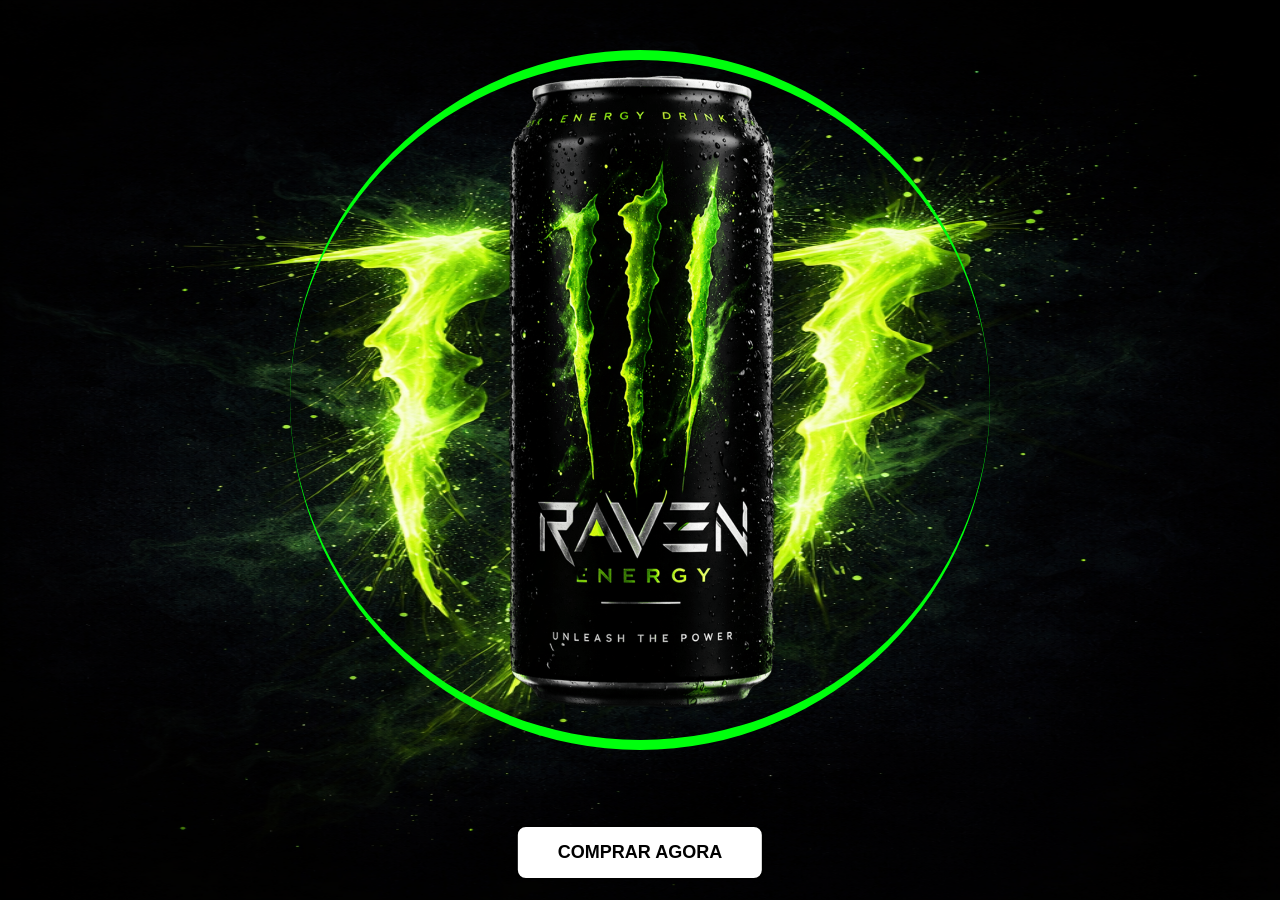
<file: index.html>
<!DOCTYPE html>
<html lang="pt - br">
<head>
    <meta charset="UTF-8">
    <link rel="stylesheet" href="style.css">
    <title>PREDATOR</title>
</head>
<body>
    <div class="caixa">
        <img id = "img" class = "img_fundo"src="fundos/fundopreto.png" alt="img">

        <div class = "caixa1">

            <div class = "caixa2"></div>  

            <div class = "lata">
                <img  src="latas/preta.png">
            </div> 
        </div> 
        <button class="botao" onclick="onda(event)"><b>COMPRAR AGORA</b></button>
    </div>

    <script>
    const imagem = document.querySelector(".lata img");

    const imagens = [
        "latas/preta.png",
        "latas/vermelha.png",
        "latas/branca.png"
    ];

    let index = 0;

    // começa escondido (no "buraco")
    imagem.classList.add("sair");

    function trocarLata() {

        // faz descer (sumir)
        imagem.classList.remove("entrar");
        imagem.classList.add("sair");

        setTimeout(() => {
            // troca imagem
            index = (index + 1) % imagens.length;
            imagem.src = imagens[index];

            // sobe (aparece)
            imagem.classList.remove("sair");
            imagem.classList.add("entrar");

        }, 600); // tempo da animação de saída
    }

    // primeira entrada
    setTimeout(() => {
        imagem.classList.remove("sair");
        imagem.classList.add("entrar");
    }, 200);

    // loop sincronizado
    setInterval(trocarLata, 6666);
    
    </script>

    <script>
    const fundo = document.getElementById("img");

    const imagensFundo = [
        "fundos/fundopreto.png",
        "fundos/fundovermelho.png",
        "fundos/fundobranco.png"
    ];

    let indexFundo = 0;

    setInterval(() => {
        indexFundo = (indexFundo + 1) % imagensFundo.length;
        fundo.src = imagensFundo[indexFundo];
    }, 6666);
    </script>

    <script>
    function onda(e) {
        const botao = e.currentTarget;

        const circle = document.createElement("span");

        const tamanho = Math.max(botao.clientWidth, botao.clientHeight);

        circle.style.width = circle.style.height = tamanho + "px";

        circle.style.left = e.offsetX - tamanho / 2 + "px";
        circle.style.top = e.offsetY - tamanho / 2 + "px";

        botao.appendChild(circle);

        setTimeout(() => {
            circle.remove();
            // redireciona depois da animação
            window.location.href = "pgcompras.html";
        }, 3010);
    }
    </script>
</body>
</html>
</file>
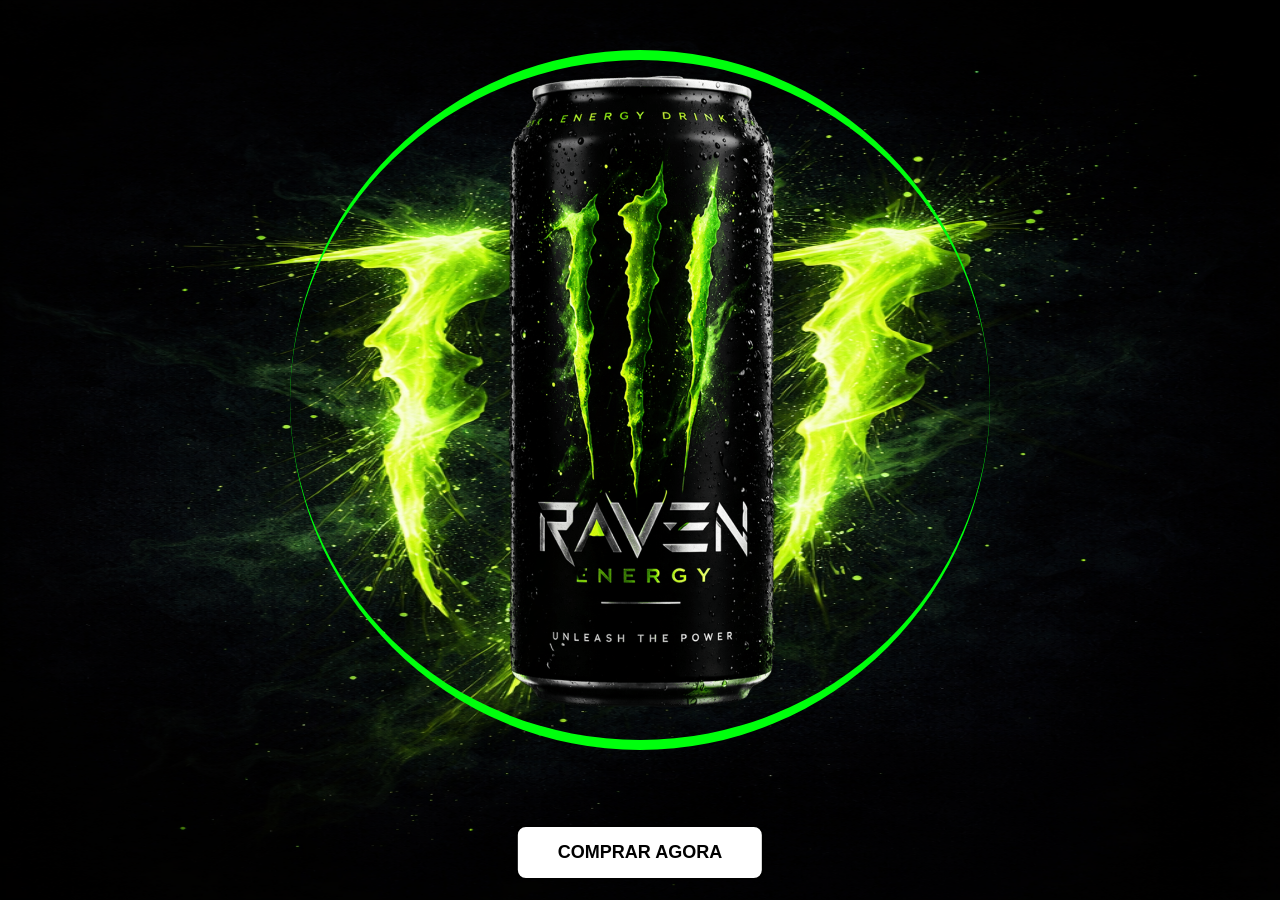
<file: hindex.html>
<!DOCTYPE html>
<html lang="pt - br">
<head>
    <meta charset="UTF-8">
    <link rel="stylesheet" href="style.css">
    <title>PREDATOR</title>
</head>
<body>
    <div class="caixa">
        <img id = "img" class = "img_fundo"src="fundos/fundopreto.png" alt="img">

        <div class = "caixa1">

            <div class = "caixa2"></div>  

            <div class = "lata">
                <img  src="latas/preta.png">
            </div> 
        </div> 
        <button class="botao" onclick="onda(event)"><b>COMPRAR AGORA</b></button>
    </div>

    <script>
    const imagem = document.querySelector(".lata img");

    const imagens = [
        "latas/preta.png",
        "latas/vermelha.png",
        "latas/branca.png"
    ];

    let index = 0;

    // começa escondido (no "buraco")
    imagem.classList.add("sair");

    function trocarLata() {

        // faz descer (sumir)
        imagem.classList.remove("entrar");
        imagem.classList.add("sair");

        setTimeout(() => {
            // troca imagem
            index = (index + 1) % imagens.length;
            imagem.src = imagens[index];

            // sobe (aparece)
            imagem.classList.remove("sair");
            imagem.classList.add("entrar");

        }, 600); // tempo da animação de saída
    }

    // primeira entrada
    setTimeout(() => {
        imagem.classList.remove("sair");
        imagem.classList.add("entrar");
    }, 200);

    // loop sincronizado
    setInterval(trocarLata, 6666);
    
    </script>

    <script>
    const fundo = document.getElementById("img");

    const imagensFundo = [
        "fundos/fundopreto.png",
        "fundos/fundovermelho.png",
        "fundos/fundobranco.png"
    ];

    let indexFundo = 0;

    setInterval(() => {
        indexFundo = (indexFundo + 1) % imagensFundo.length;
        fundo.src = imagensFundo[indexFundo];
    }, 6666);
    </script>

    <script>
    function onda(e) {
        const botao = e.currentTarget;

        const circle = document.createElement("span");

        const tamanho = Math.max(botao.clientWidth, botao.clientHeight);

        circle.style.width = circle.style.height = tamanho + "px";

        circle.style.left = e.offsetX - tamanho / 2 + "px";
        circle.style.top = e.offsetY - tamanho / 2 + "px";

        botao.appendChild(circle);

        setTimeout(() => {
            circle.remove();
            // redireciona depois da animação
            window.location.href = "pgcompras.html";
        }, 3010);
    }
    </script>
</body>
</html>
</file>
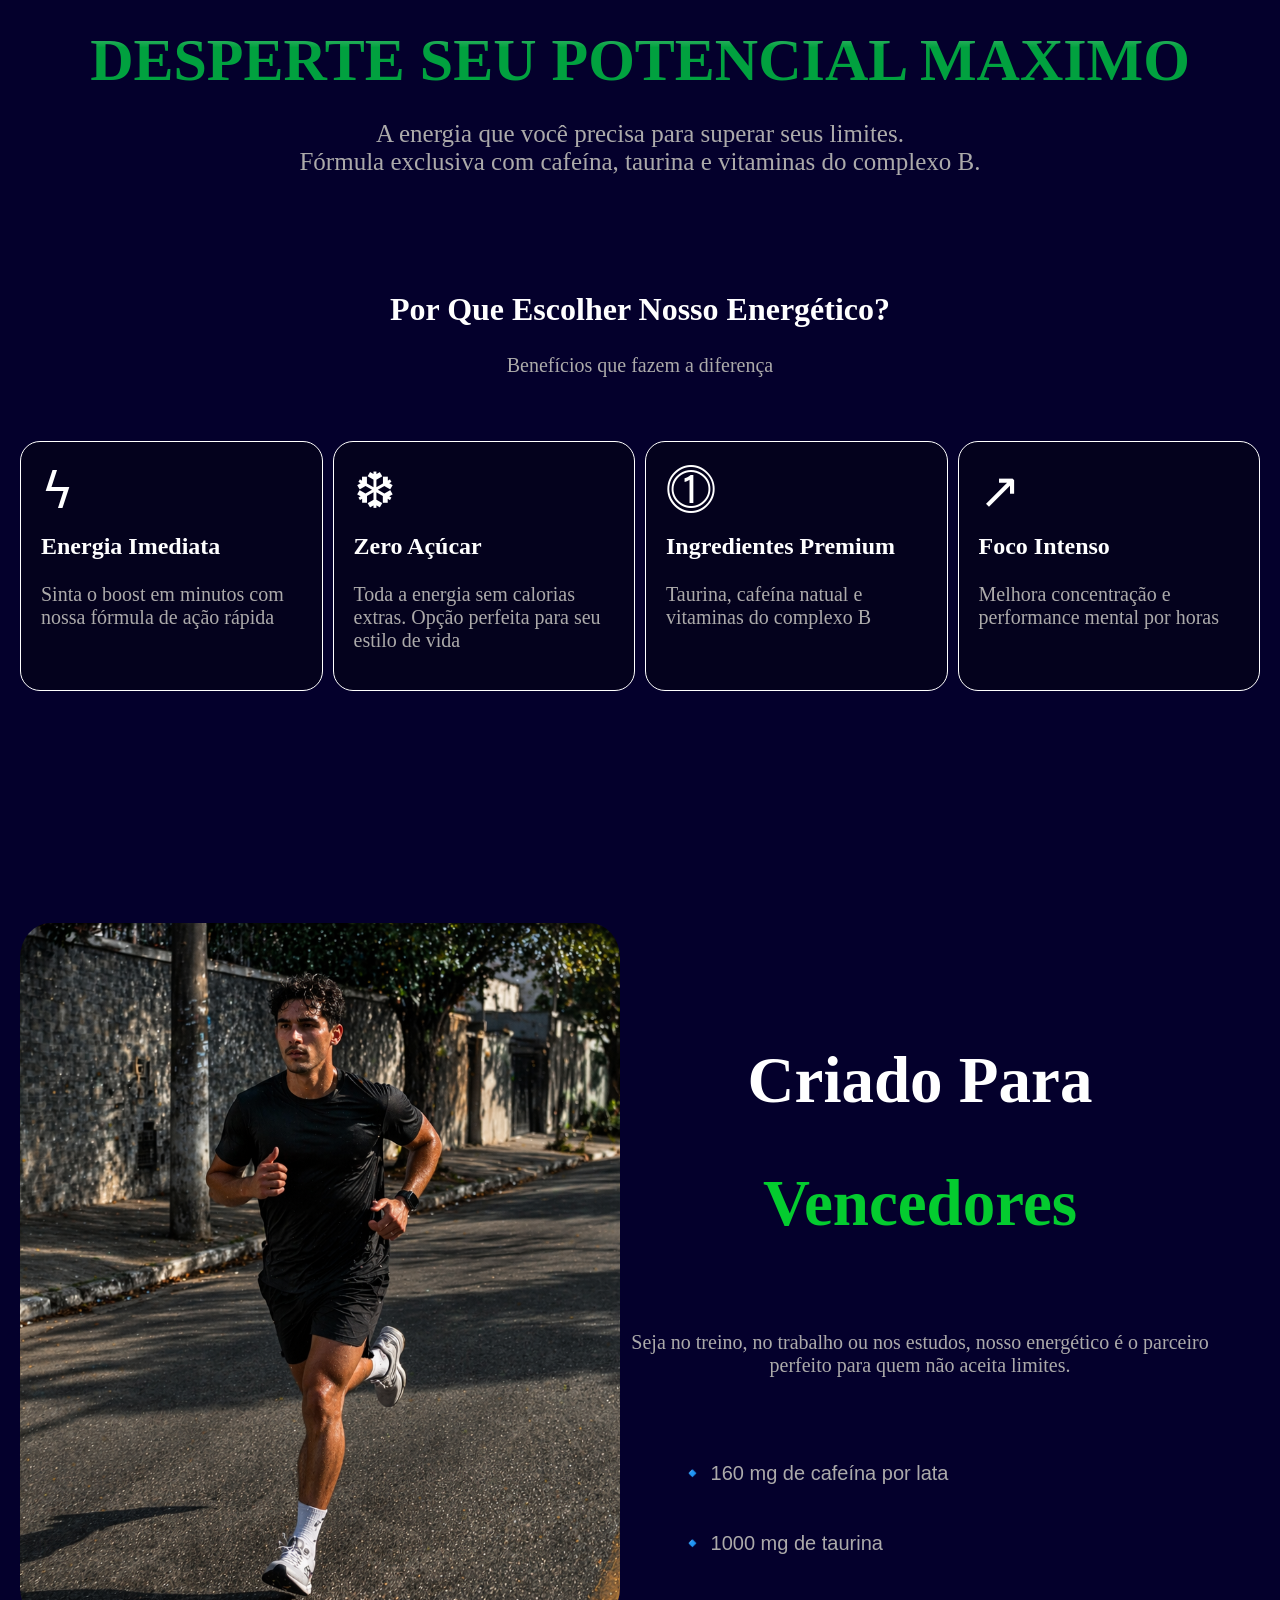
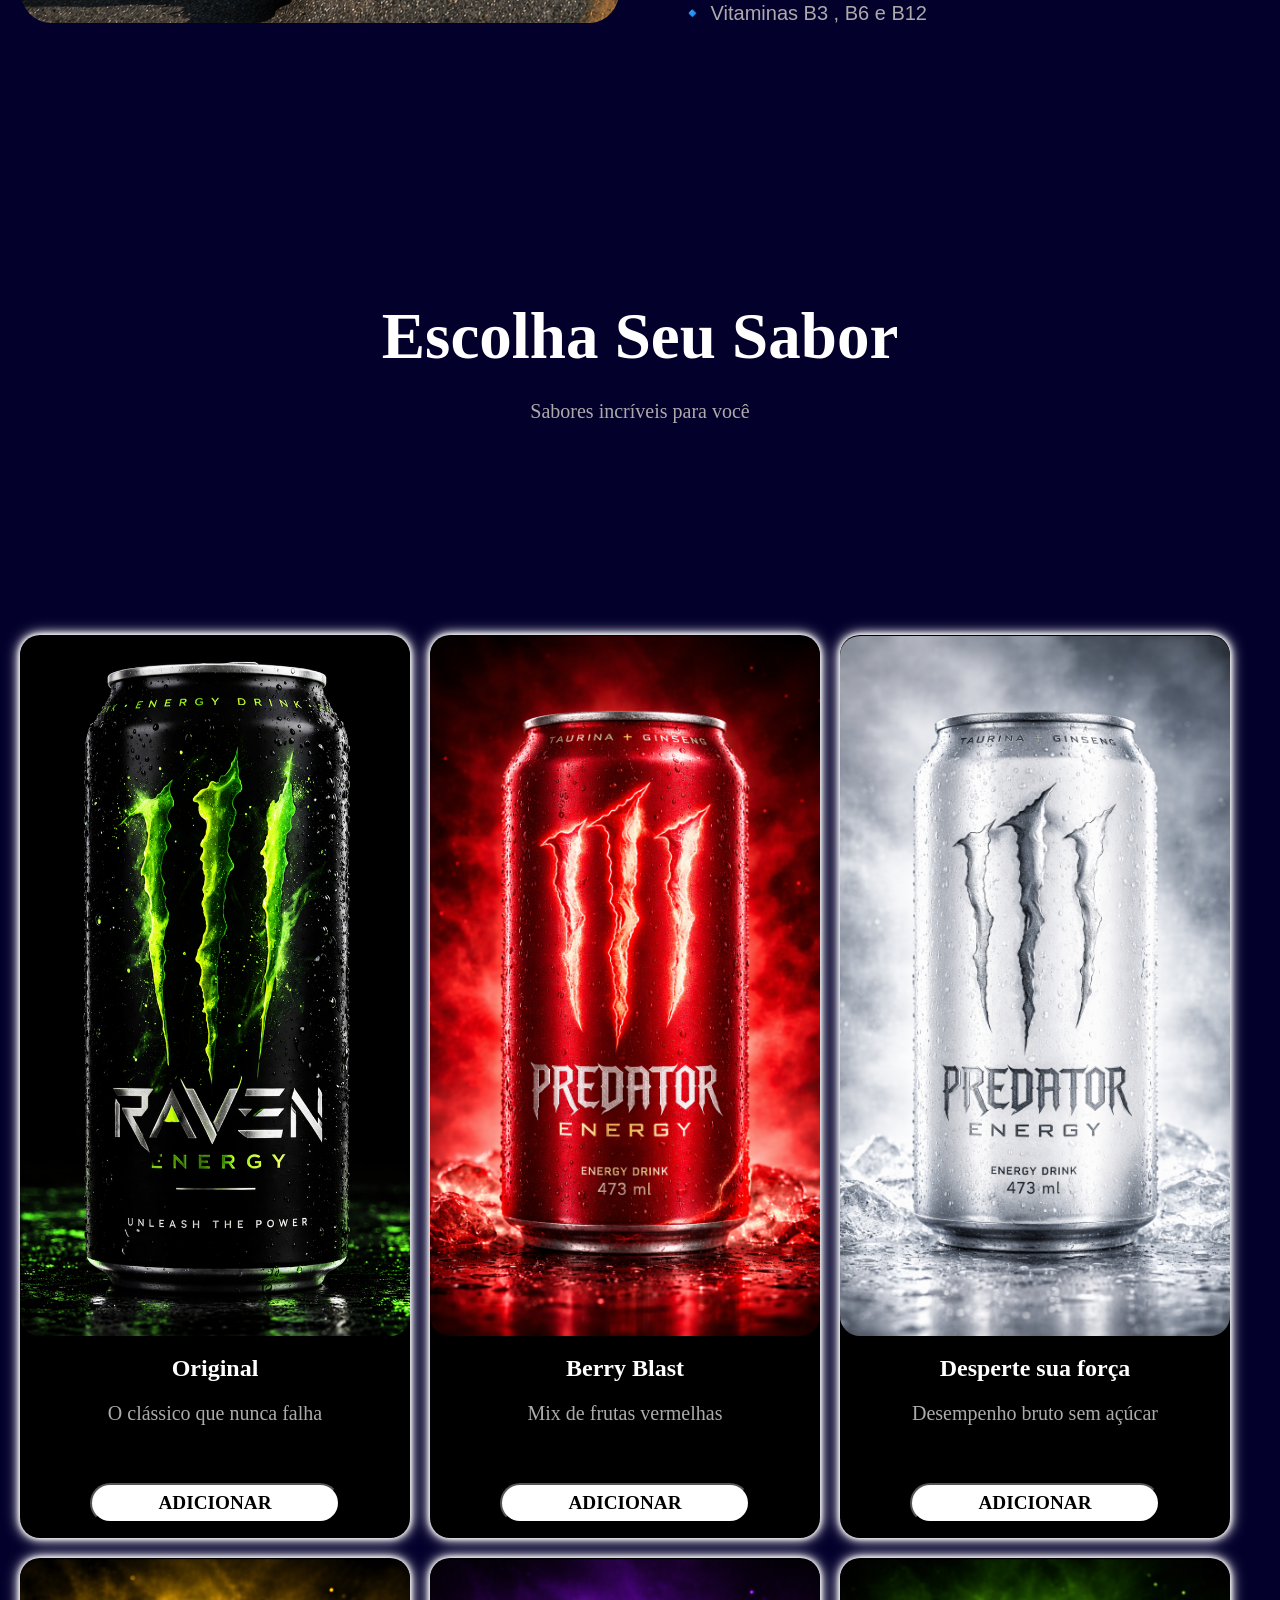
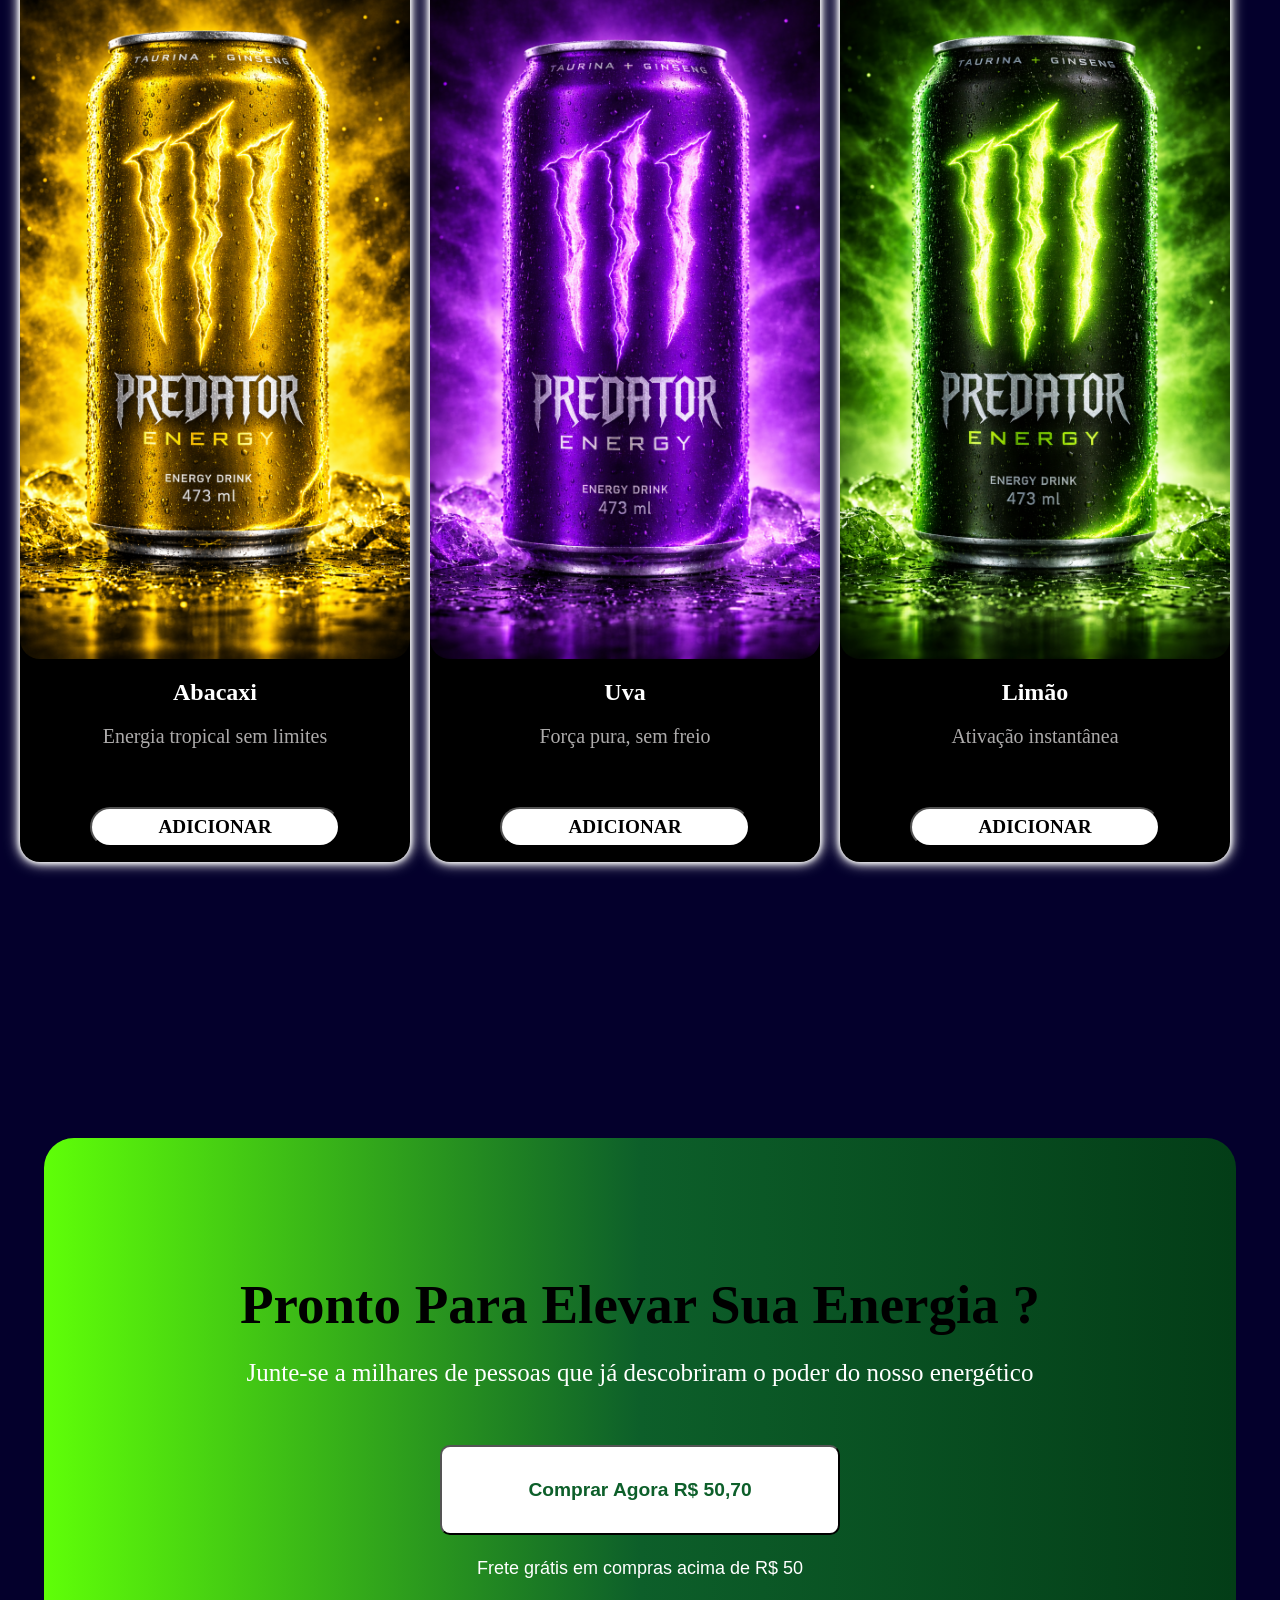
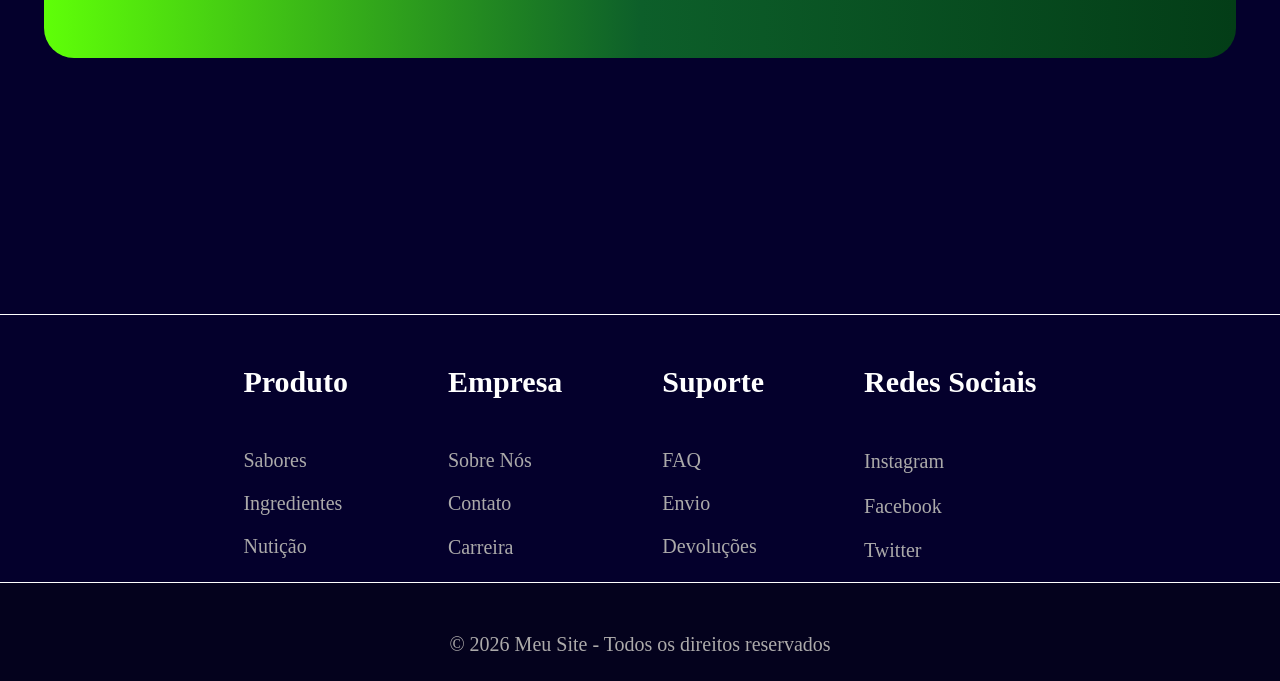
<file: pgcompras.html>
<!DOCTYPE html>
<html lang="pt - br">
<head>
    <meta charset="UTF-8">
    <title>Document</title>
    <link rel="stylesheet" href="stylecompras.css">
</head>

<body>
    <div class = "text1">
        <h1>DESPERTE SEU POTENCIAL MAXIMO</h1>
        <p> A energia que você precisa para superar seus limites. <br>
           Fórmula exclusiva com cafeína, taurina e vitaminas do complexo B.
        </p>
    </div>

    <div class = "text2">
        <h1> Por Que Escolher Nosso Energético?</h1>
        <p>Benefícios que fazem a diferença</p>
    </div>

    <div class = "caixas">
        <div class = "caixa_energia">
            <span> ϟ </span>
            <br>
            <h2>Energia Imediata</h2>
            <br>
            <p class = "text_caixas"> Sinta o boost em minutos com nossa fórmula de ação rápida </p>
            <br>
        </div>

        <div class = "caixa_zero">
            <span> ❆ </span>
            <br>
            <h2>Zero Açúcar</h2>
            <br>
            <p class = "text_caixas"> Toda a energia sem calorias extras. Opção perfeita para seu estilo de vida </p>
            <br>
        </div>

        <div class = "caixa_ingredientes">
            <span> ⓵ </span>
            <br>
            <h2>Ingredientes Premium</h2>
            <br>
            <p class = "text_caixas"> Taurina, cafeína natual e vitaminas do complexo B </p>
            <br>
        </div>

        <div class = "caixa_foco">
            <span>↗</span>
            <br>
            <h2>Foco Intenso</h2>
            <br>
            <p class = "text_caixas"> Melhora concentração e performance mental por horas </p>
            <br>
        </div>

    </div>

    <div class = "corredor">

        <div class = "foto_corredor"><img src="fundos/corredor.png" alt="foto do corredor"></div>

        <div class= "text_corredor">
            <h2 id = "letra_branca">Criado Para</h2>
            <br>
            <h2 id = "letra_azul">Vencedores</h2>

            <p class = "text_pequeno_corredor1">
                Seja no treino, no trabalho ou nos estudos, nosso energético é o parceiro 
                <br> 
                perfeito para quem não aceita limites.
            </p>
            
            <p class = "text_pequeno_corredor2"> 
                🔹 160 mg de cafeína por lata 
                <br>
                <br>
                <br>
                🔹 1000 mg de taurina
                <br>
                <br>
                <br>
                🔹 Vitaminas B3 , B6 e B12 
                <br>
                <br>
                <br>
                🔹 Sem corantes artificiais
            </p>
            
        </div>

    </div>

    <h2 id="letra_branca"> Escolha Seu Sabor </h2>
    <p> Sabores incríveis para você</p>

    <div class = "energetico">

        <div class = "caixa_lata">
            <div class = "lata"><img src="latas_sabores/lata_preta.png" alt="foto lata preta"></div>
            <h2>Original</h2>
            <p> O clássico que nunca falha</p>
            <button class = "adicionar"> <b> ADICIONAR </b></button>
        </div>

        <div class = "caixa_lata">
            <div class = "lata"><img src="latas_sabores/lata_vermelha.png" alt="foto lata preta"></div>
            <h2>Berry Blast</h2>
            <p> Mix de frutas vermelhas</p>
            <button class = "adicionar"> <b>ADICIONAR </b></button>
        </div>

        <div class = "caixa_lata">
            <div class = "lata"><img src="latas_sabores/lata_branca.png" alt="foto lata preta"></div>
            <h2>Desperte sua força</h2>
            <p> Desempenho bruto sem açúcar</p>
            <button class = "adicionar"> <b>ADICIONAR </b></button>
        </div>

        <div class = "caixa_lata">
            <div class = "lata"><img src="latas_sabores/lata_amarela.png" alt="foto lata preta"></div>
            <h2> Abacaxi</h2>
            <p> Energia tropical sem limites</p>
            <button class = "adicionar"> <b>ADICIONAR </b></button>
        </div>

        <div class = "caixa_lata">
            <div class = "lata"><img src="latas_sabores/lata_roxa.png" alt="foto lata preta"></div>
            <h2>Uva</h2>
            <p> Força pura, sem freio</p>
            <button class = "adicionar"> <b>ADICIONAR </b></button>
        </div>

        <div class = "caixa_lata">
            <div class = "lata"><img src="latas_sabores/lata_verde.png" alt="foto lata preta"></div>
            <h2>Limão</h2>
            <p> Ativação instantânea</p>
            <button class = "adicionar"> <b>ADICIONAR </b></button>
        </div>
    </div>

    <div class = "carrinho">
        <h2> Pronto Para Elevar Sua Energia ? </h2>
        <p class = "text_carrinho"> Junte-se a milhares de pessoas que já descobriram o poder do nosso energético </p>
        <button><b>Comprar Agora   R$ 50,70 </b></button>
        <P class = "frete_grats">Frete grátis em compras acima de R$ 50</P>
    </div>

    <div class = "caixa_final">
        <div class = "final">
            <h3>Produto</h3>
            <br>
            <p>Sabores</p>
            <br>
            <p>Ingredientes</p>
            <br>
            <p>Nutição</p>
        </div>
        <div class = "final">
            <h3>Empresa</h3>
            <br>
            <p>Sobre Nós</p>
            <br>
            <p>Contato</p>
            <br>
            <p>Carreira</p>

        </div>
        <div class = "final">
            <h3>Suporte</h3>
            <br>
            <p>FAQ</p>
            <br>
            <p>Envio</p>
            <br>
            <p>Devoluções</p>
        </div>
        <div class = "final">
            <h3>Redes Sociais</h3>
            <br>
            <p>Instagram</p>
            <br>
            <p>Facebook</p>
            <br>
            <p>Twitter</p>
        </div>
    </div>


    <script>
    const elements = document.querySelectorAll('.text1, .text2, .caixa_energia, .caixa_zero, .caixa_ingredientes, .caixa_foco, .foto_corredor, .text_corredor, .caixa_lata, .carrinho, .final');

    const observer = new IntersectionObserver((entries) => {
    entries.forEach(entry => {
        if (entry.isIntersecting) {
        entry.target.classList.add('active');
        }
    });
    }, {
    threshold: 0.2
    });

    elements.forEach(el => observer.observe(el));
    </script>

</body>

<footer>
  <p>© 2026 Meu Site - Todos os direitos reservados</p>
</footer>

</html>
</file>
<file: style.css>
body{
    margin: 0;
 
}

.caixa {
    width: 100vw;
    height: 100vh;
    display: flex;
    justify-content: center;
    align-items: center;
    background-color: black;

}

.caixa1{
    margin-top: -100px;

}

.caixa2 {
    box-sizing: border-box;
    position: absolute;
    width: 700px;
    height: 700px;
    border-radius: 50%;
    border-top: solid 10px rgb(0, 255, 13);
    border-bottom: solid 10px rgb(0, 255, 13);
    animation: rotate 3s infinite linear, cores 20s infinite;
}

.img_fundo{
    position: absolute;
    width: 100%;
    height: 100%;
}

.lata{
    box-sizing: border-box;
    width: 700px;
    height: 700px;
    border-radius: 50%;
    background-color: black;
   
}

.lata img {
    transition: transform 0.6s ease, opacity 0.6s ease;
}

/* entrando */
.entrar {
    transform: translateY(0) scale(1);
    opacity: 1;
}

/* saindo (indo pro “buraco”) */
.sair {
    transform: translateY(300px) scale(0.5);
    opacity: 0;
}

.lata img {
    width: 100%;
    height: 100%;
    object-fit: contain; /* melhor pra produto */
    
}




@keyframes rotate {
    100% {
        transform: rotate(360deg);
    }
}

@keyframes cores {

    0% {
        
        border-top-color: #00ff0d;
        border-bottom-color: #00ff0d;
        box-shadow: 0px 0px 5px rgb(0, 252, 13),
                    0px 0px 10px rgb(0, 252, 13),
                    0px 0px 15px rgb(0, 252, 13),
                    0px 0px 20px rgb(0, 252, 13),
                    0px 0px 25px rgb(0, 252, 13),
                    0px 0px 30px rgb(0, 252, 13),
                    0px 0px 35px rgb(0, 252, 13);
    }
    10% {

        border-top-color: #00ff0d;
        border-bottom-color: #00ff0d;
        box-shadow: 0px 0px 5px rgb(0, 252, 13),
                    0px 0px 10px rgb(0, 252, 13),
                    0px 0px 15px rgb(0, 252, 13),
                    0px 0px 20px rgb(0, 252, 13),
                    0px 0px 25px rgb(0, 252, 13),
                    0px 0px 30px rgb(0, 252, 13),
                    0px 0px 35px rgb(0, 252, 13);
    }
    20% {
        border-top-color: #00ff0d;
        border-bottom-color: #00ff0d;
        box-shadow: 0px 0px 5px rgb(0, 252, 13),
                    0px 0px 10px rgb(0, 252, 13),
                    0px 0px 15px rgb(0, 252, 13),
                    0px 0px 20px rgb(0, 252, 13),
                    0px 0px 25px rgb(0, 252, 13),
                    0px 0px 30px rgb(0, 252, 13),
                    0px 0px 35px rgb(0, 252, 13);
    }
    30% {
        border-top-color: #00ff0d;
        border-bottom-color: #00ff0d;
        box-shadow: 0px 0px 5px rgb(0, 252, 13),
                    0px 0px 10px rgb(0, 252, 13),
                    0px 0px 15px rgb(0, 252, 13),
                    0px 0px 20px rgb(0, 252, 13),
                    0px 0px 25px rgb(0, 252, 13),
                    0px 0px 30px rgb(0, 252, 13),
                    0px 0px 35px rgb(0, 252, 13);
    }
    

    40% {
        
        border-top-color: #ff0202;
        border-bottom-color: #ff0000;
        box-shadow: 0px 0px 5px #ff0000,
                    0px 0px 10px #ff0000,
                    0px 0px 15px #ff0000,
                    0px 0px 20px #ff0000,
                    0px 0px 25px #ff0000,
                    0px 0px 30px #ff0000,
                    0px 0px 35px #ff0000;
    }
    50% {
       
        border-top-color: #ff0000;
        border-bottom-color: #ff0000;
        box-shadow: 0px 0px 5px #ff0000,
                    0px 0px 10px #ff0000,
                    0px 0px 15px #ff0000,
                    0px 0px 20px #ff0000,
                    0px 0px 25px #ff0000,
                    0px 0px 30px #ff0000,
                    0px 0px 35px #ff0000;
    }
    60% {
        
        border-top-color: #ff0000;
        border-bottom-color: #ff0000;
        box-shadow: 0px 0px 5px #ff0000,
                    0px 0px 10px #ff0000,
                    0px 0px 15px #ff0000,
                    0px 0px 20px #ff0000,
                    0px 0px 25px #ff0000,
                    0px 0px 30px #ff0000,
                    0px 0px 35px #ff0000;
    }
    70% {
       
        border-top-color: #ffffff;
        border-bottom-color: #ffffff;
        box-shadow: 0px 0px 5px #ffff,
                    0px 0px 10px #ffff,
                    0px 0px 15px #ffff,
                    0px 0px 20px #ffff,
                    0px 0px 25px #ffff,
                    0px 0px 30px #ffff,
                    0px 0px 35px #ffff;
    }
    80% {
       
        border-top-color: #ffffff;
        border-bottom-color: #ffffff;
        box-shadow: 0px 0px 5px #ffff,
                    0px 0px 10px #ffff,
                    0px 0px 15px #ffff,
                    0px 0px 20px #ffff,
                    0px 0px 25px #ffff,
                    0px 0px 30px #ffff,
                    0px 0px 35px #ffff;
    }
    90% {
   
        border-top-color: #ffffff;
        border-bottom-color: #ffffff;
        box-shadow: 0px 0px 5px #ffff,
                    0px 0px 10px #ffff,
                    0px 0px 15px #ffff,
                    0px 0px 20px #ffff,
                    0px 0px 25px #ffff,
                    0px 0px 30px #ffff,
                    0px 0px 35px #ffff;
    }
    100% {
     
        border-top-color: #ffffff;
        border-bottom-color: #ffffff;
        box-shadow: 0px 0px 5px #ffff,
                    0px 0px 10px #ffff,
                    0px 0px 15px #ffff,
                    0px 0px 20px #ffff,
                    0px 0px 25px #ffff,
                    0px 0px 30px #ffff,
                    0px 0px 35px #ffff;
    }
}


.botao {
    position: relative;
    overflow: hidden;

    padding: 15px 40px;
    font-size: 18px;
    font-weight: bold;
    color: #000000;
    background: transparent;
    border: 2px solid #000000;
    border-radius: 10px;
    cursor: pointer;
    background-color: white;

    position: absolute;
    bottom: 20px;
    left: 50%;
    transform: translateX(-50%);

    transition: 0.3s;
}



/* efeito onda */
.botao span {
    position: absolute;
    border-radius: 50%;
    transform: scale(0);
    background: rgb(0, 255, 13);
    animation: ripple 10s linear;
}

@keyframes ripple {
    to {
        transform: scale(4);
        opacity: 0;
    }
}
</file>
<file: stylecompras.css>
body{

    margin: 0;
    padding: 0;
    background-color:  rgb(4, 0, 44);

}

h1, h2, p {
    margin: 0%;
    font-family:Georgia;
    padding-top: 5%;
}

.text1 {

    background-color: rgb(4, 0, 44);
}

.text1 h1{

    background: linear-gradient(#fcfcfc,#01a13f, #01a13f);
    background-clip: text;
      -webkit-background-clip: text;
      -webkit-text-fill-color: transparent;
    text-align: center;
    font-size: 60px;
    padding-top: 2%;
}

.text1 p {

    color: rgb(172, 170, 170);
    text-align: center;
    font-size: 25px;
    padding-top: 2%;
}







.text2 {

    background-color: rgb(4, 0, 44);
    margin-top: 5%;
}

.text2 h1 {

    color: white;
    text-align: center;
    padding-top: 4%;
}

.text2 p {

    color: rgb(172, 170, 170);
    text-align: center;
    font-size: 20px;
    padding-top: 2%;
}




.caixas{

    background-color: rgb(4, 0, 44);
    display: flex;
    gap: 10px;
    padding: 20px;
    padding-top: 5%;
}

span{
    font-size: 50px;
}

.caixa_foco, .caixa_ingredientes, .caixa_zero, .caixa_energia {
    display: inline-block;
    transition: transform 0.8s ease;
    border: solid 0.5px white;
    padding: 20px;
    border-radius: 20px;
    color: white;
    width: 47%;
    height: auto;
    background-color: rgb(4, 2, 29);
    box-sizing: border-box;
    vertical-align: top; 
}

.caixa_foco p, .caixa_ingredientes p, .caixa_zero p, .caixa_energia p{

    color: rgb(172, 170, 170);
    font-size: 20px;
    text-align: left;

}

.caixa_energia:hover, .caixa_zero:hover, .caixa_ingredientes:hover, .caixa_foco:hover {

  transform: scale(1.1);
    box-shadow: 0px 0px 5px rgb(1, 110, 25),
                0px 0px 10px rgb(1, 110, 25),
                0px 0px 15px rgb(1, 110, 25);
}



.corredor{
    display: flex;
    padding: 20px;
    margin-top: 15%;
}

.foto_corredor , .text_corredor{
    height: 700px;
    width: 600px;
    border-radius: 5%;
    overflow: hidden;
    
}

img {
  width: 100%;
  height: 100%;
  object-fit: cover;
}

#letra_branca {
    color: white;
    font-size: 65px;
    text-align: center;
    padding-top: 20%;
}

#letra_azul {
    color: rgb(4, 204, 47);
    font-size: 65px;
    text-align: center;
}

.text_pequeno_corredor1 {
    color: rgb(172, 170, 170);
    text-align: center;
    padding-top: 15%;
    
}

.text_pequeno_corredor2 {
    color: rgb(172, 170, 170);
    font-family: arial;
    padding-top: 14%;
    padding-left: 10%;
    text-align: left;
}

p {
    color: rgb(172, 170, 170);
    text-align: center;
    padding-top: 2%;
    font-size: 20px;
}

.energetico {
    display: flex;
    padding: 20px;
    gap: 20px;
    margin-top: 15%;
    flex-wrap: wrap;
}

.lata{

    width: 390px;
    height: 700px;
    border-radius: 20px;
    overflow: hidden;


}


.caixa_lata{
    padding-top: 1px;
    padding-bottom: 15px;
    border-radius: 20px;
    background-color:  black;
    box-shadow: 0px 0px 5px rgb(255, 255, 255),
                0px 0px 10px rgb(255, 255, 255),
                0px 0px 15px rgb(255, 255, 255);
}

.caixa_lata h2 {
    color: rgb(255, 255, 255);
    text-align: center;
    padding-top: 5%;
}

.caixa_lata p {
    color: rgb(172, 170, 170);
    text-align: center;
    padding-top: 5%;
    font-size: 20px;
}

.adicionar {
    display: block;
    margin: auto;
    height: 40px;
    width: 250px;
    margin-top: 15%;
    border-radius: 20px;
    color: rgb(0, 0, 0);
    background-color: rgb(255, 255, 255);
    font-size: larger;
    font-family: Georgia;
}

.carrinho{
    padding: 20px;
    margin: 20% auto;
    height: 480px;
    width: 90%;
    border-radius: 30px;
    background: linear-gradient( to left, #033d17, #0d5f2a , #5fff08);

}

.carrinho h2{
    padding-top: 10%;
    text-align: center;
    font-size: 55px;
}

.text_carrinho{
    color:#ffffff;
    font-size: 25px;
}

.carrinho button {

    display: block;
    font-family: Arial;
    font-size: larger;
    margin: auto;
    height: 90px;
    width: 400px;
    margin-top: 5%;
    border-radius: 10px;
    color: #0d5f2a;
    background-color: rgb(255, 255, 255);
}

.frete_grats{
    color: white;
    font-size: 18px;
    font-family: Arial;
}

.adicionar , .carrinho button{

    transition: transform 0.8s ease;
    cursor: pointer;
}

.adicionar:hover , .carrinho button:hover{

    transform: scale(1.1);
}

.caixa_final{

    display: flex;
    gap: 100px;
    padding: 20px;
    justify-content:center;
    border-bottom: solid 1px white;
    border-top: solid 1px white;

}


.final h3{
    text-align: center;
    font-size: 30px;
    color: white;
}

.final p {

    text-align: left;
}


footer {
  background-color: rgb(4, 2, 29);
  text-align: center;
  padding: 25px;
}


.text1, .text2, .caixa_energia, .caixa_zero, .caixa_ingredientes, .caixa_foco, .foto_corredor, .text_corredor, .caixa_lata, .carrinho, .final {
  opacity: 0;
  transform: translateY(50px);
  transition: all 0.6s ease;
}

.active {
  opacity: 1;
  transform: translateY(0);
}
</file>
